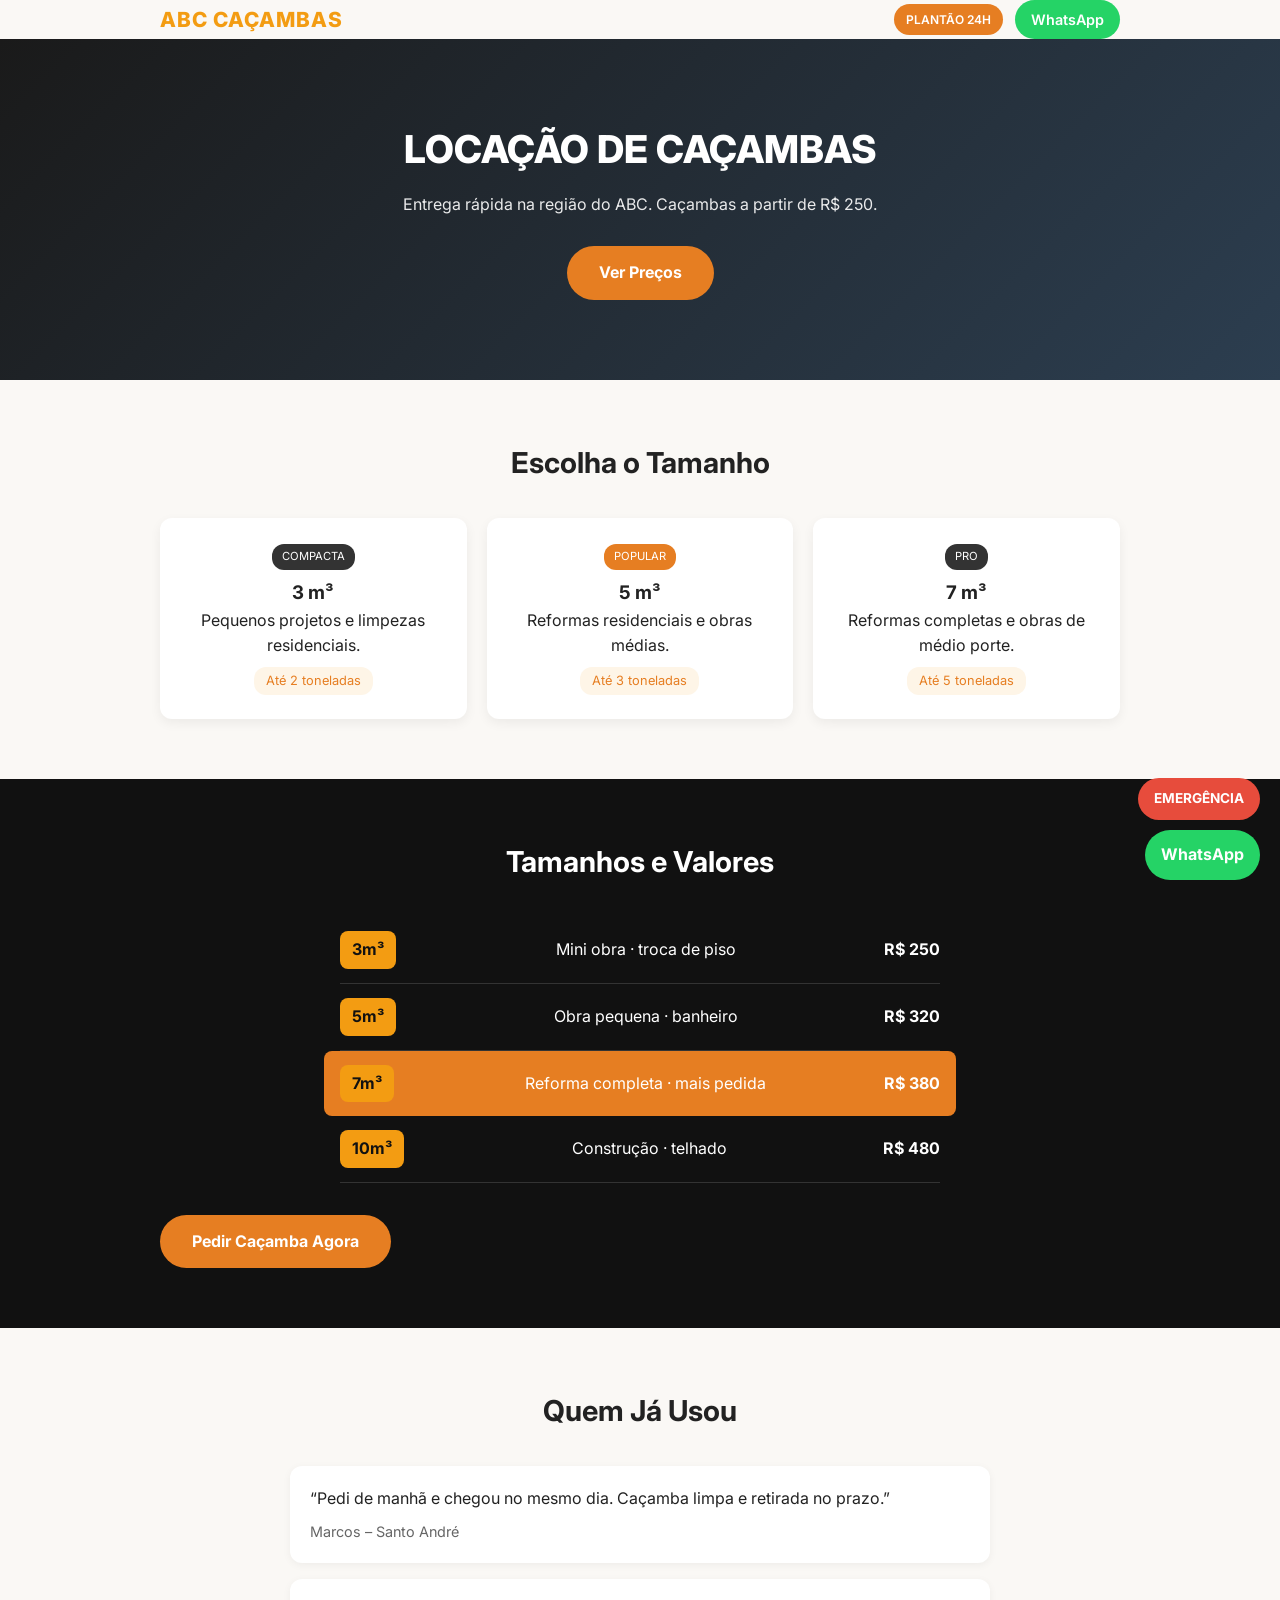
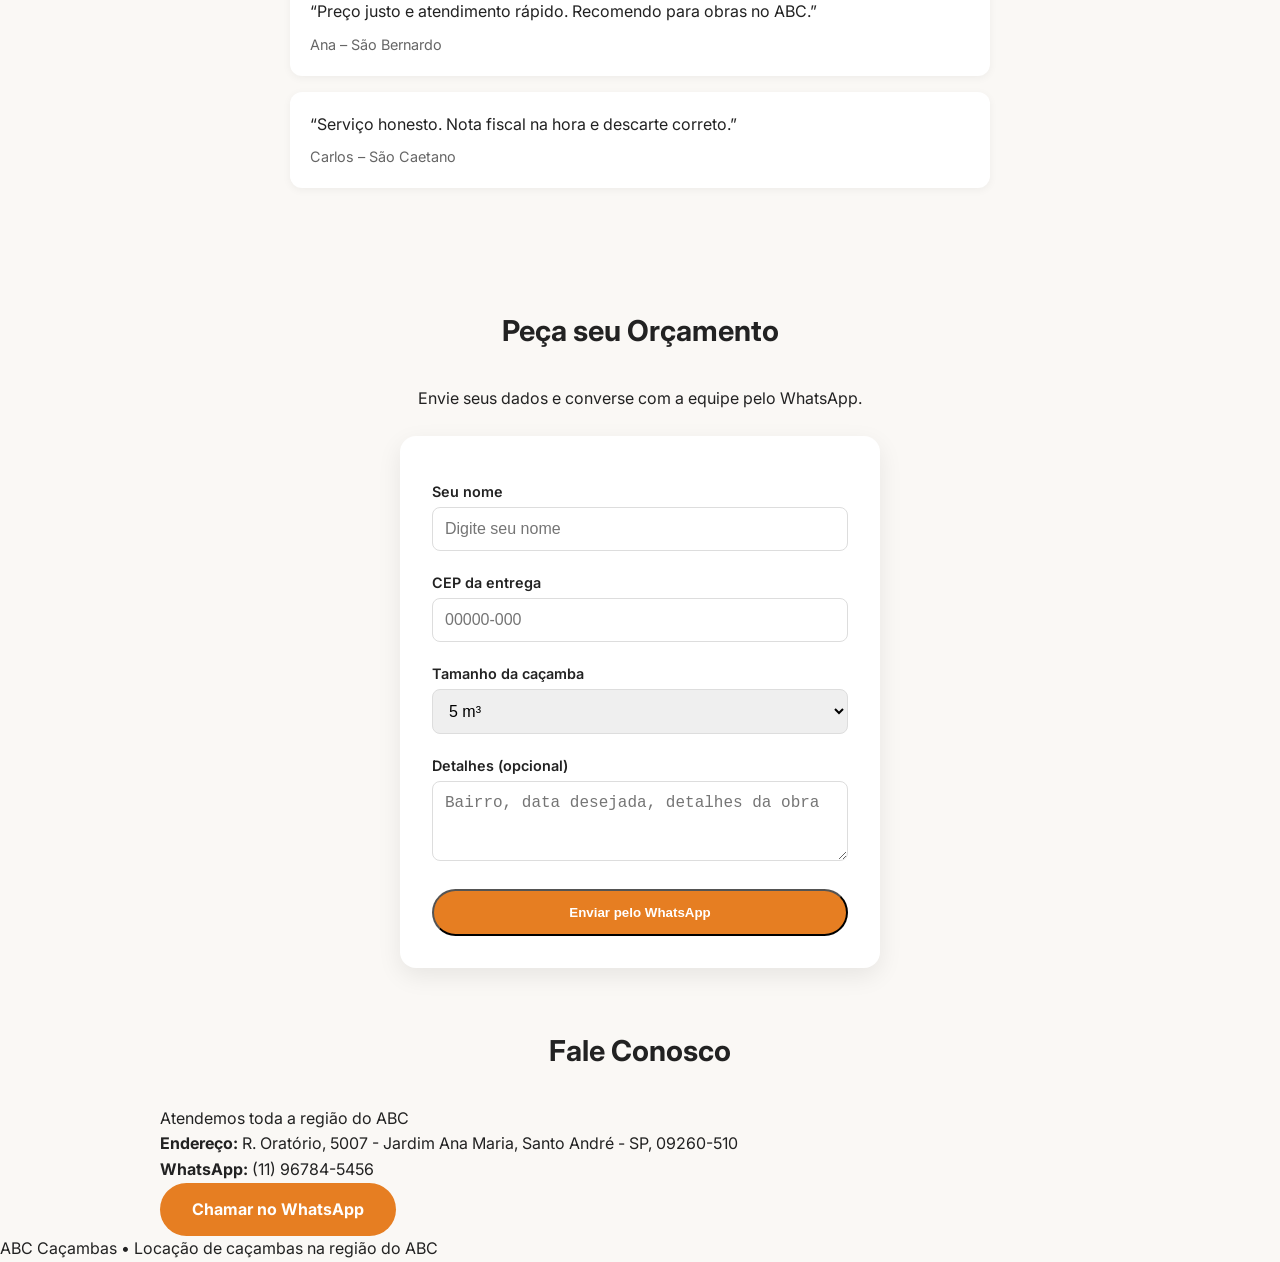
<file: index.html>
<!DOCTYPE html>
<html lang="pt-BR">
<head>
  <meta charset="UTF-8">
  <meta name="viewport" content="width=device-width, initial-scale=1.0">
  <title>ABC Caçambas | Locação de Caçambas no ABC</title>
  <link rel="stylesheet" href="/static/css/style.css">
  <link href="https://fonts.googleapis.com/css2?family=Inter:wght@400;500;600;700;800&display=swap" rel="stylesheet">
</head>
<body>
  <header class="header">
    <div class="container header-content">
      <div class="logo">ABC CAÇAMBAS</div>
      <div class="header-right">
        <span class="plantao">PLANTÃO 24H</span>
        <a href="https://wa.me/5511967845456" class="btn-whats" target="_blank">WhatsApp</a>
      </div>
    </div>
  </header>

  <section class="hero">
    <div class="container">
      <h1>LOCAÇÃO DE CAÇAMBAS</h1>
      <p>Entrega rápida na região do ABC. Caçambas a partir de R$ 250.</p>
      <a href="#precos" class="btn-orange">Ver Preços</a>
    </div>
  </section>

  <section id="tamanhos" class="section">
    <div class="container">
      <h2>Escolha o Tamanho</h2>
      <div class="cards">
        <div class="card">
          <div class="badge">COMPACTA</div>
          <h3>3 m³</h3>
          <p>Pequenos projetos e limpezas residenciais.</p>
          <span class="tag">Até 2 toneladas</span>
        </div>
        <div class="card">
          <div class="badge popular">POPULAR</div>
          <h3>5 m³</h3>
          <p>Reformas residenciais e obras médias.</p>
          <span class="tag">Até 3 toneladas</span>
        </div>
        <div class="card">
          <div class="badge">PRO</div>
          <h3>7 m³</h3>
          <p>Reformas completas e obras de médio porte.</p>
          <span class="tag">Até 5 toneladas</span>
        </div>
      </div>
    </div>
  </section>

  <section id="precos" class="section dark">
    <div class="container">
      <h2>Tamanhos e Valores</h2>
      <div class="price-list">
        <div class="price-item"><span class="size">3m³</span> Mini obra · troca de piso <strong>R$ 250</strong></div>
        <div class="price-item"><span class="size">5m³</span> Obra pequena · banheiro <strong>R$ 320</strong></div>
        <div class="price-item highlight"><span class="size">7m³</span> Reforma completa · mais pedida <strong>R$ 380</strong></div>
        <div class="price-item"><span class="size">10m³</span> Construção · telhado <strong>R$ 480</strong></div>
      </div>
      <a href="https://wa.me/5511967845456" class="btn-orange" target="_blank">Pedir Caçamba Agora</a>
    </div>
  </section>

  <section id="depoimentos" class="section">
    <div class="container">
      <h2>Quem Já Usou</h2>
      <div class="reviews">
        <div class="review">
          <p>“Pedi de manhã e chegou no mesmo dia. Caçamba limpa e retirada no prazo.”</p>
          <span>Marcos – Santo André</span>
        </div>
        <div class="review">
          <p>“Preço justo e atendimento rápido. Recomendo para obras no ABC.”</p>
          <span>Ana – São Bernardo</span>
        </div>
        <div class="review">
          <p>“Serviço honesto. Nota fiscal na hora e descarte correto.”</p>
          <span>Carlos – São Caetano</span>
        </div>
      </div>
    </div>
  </section>

  <section id="orcamento" class="section">
    <div class="container">
      <h2>Peça seu Orçamento</h2>
      <p style="text-align:center;margin-bottom:24px;">Envie seus dados e converse com a equipe pelo WhatsApp.</p>
      <form id="form-orcamento" class="form-box" onsubmit="enviarWhatsApp(event)">
        <label>Seu nome</label>
        <input type="text" id="nome" placeholder="Digite seu nome" required>
        <label>CEP da entrega</label>
        <input type="text" id="cep" placeholder="00000-000" required>
        <label>Tamanho da caçamba</label>
        <select id="tamanho" required>
          <option value="3 m³">3 m³</option>
          <option value="5 m³" selected>5 m³</option>
          <option value="7 m³">7 m³</option>
          <option value="10 m³">10 m³</option>
        </select>
        <label>Detalhes (opcional)</label>
        <textarea id="detalhes" placeholder="Bairro, data desejada, detalhes da obra"></textarea>
        <button type="submit" class="btn-orange">Enviar pelo WhatsApp</button>
      </form>
    </div>
  </section>
    <div class="container">
      <h2>Fale Conosco</h2>
      <p>Atendemos toda a região do ABC</p>
      <p><strong>Endereço:</strong> R. Oratório, 5007 - Jardim Ana Maria, Santo André - SP, 09260-510</p>
      <p><strong>WhatsApp:</strong> (11) 96784-5456</p>
      <a href="https://wa.me/5511967845456" class="btn-orange" target="_blank">Chamar no WhatsApp</a>
    </div>
  </section>

  <a href="https://wa.me/5511967845456" class="whatsapp-float" target="_blank">WhatsApp</a>
  <a href="https://wa.me/5511967845456" class="emergency" target="_blank">EMERGÊNCIA</a>

  <footer>
    <p>ABC Caçambas • Locação de caçambas na região do ABC</p>
  </footer>
</body>
</html>
</file>
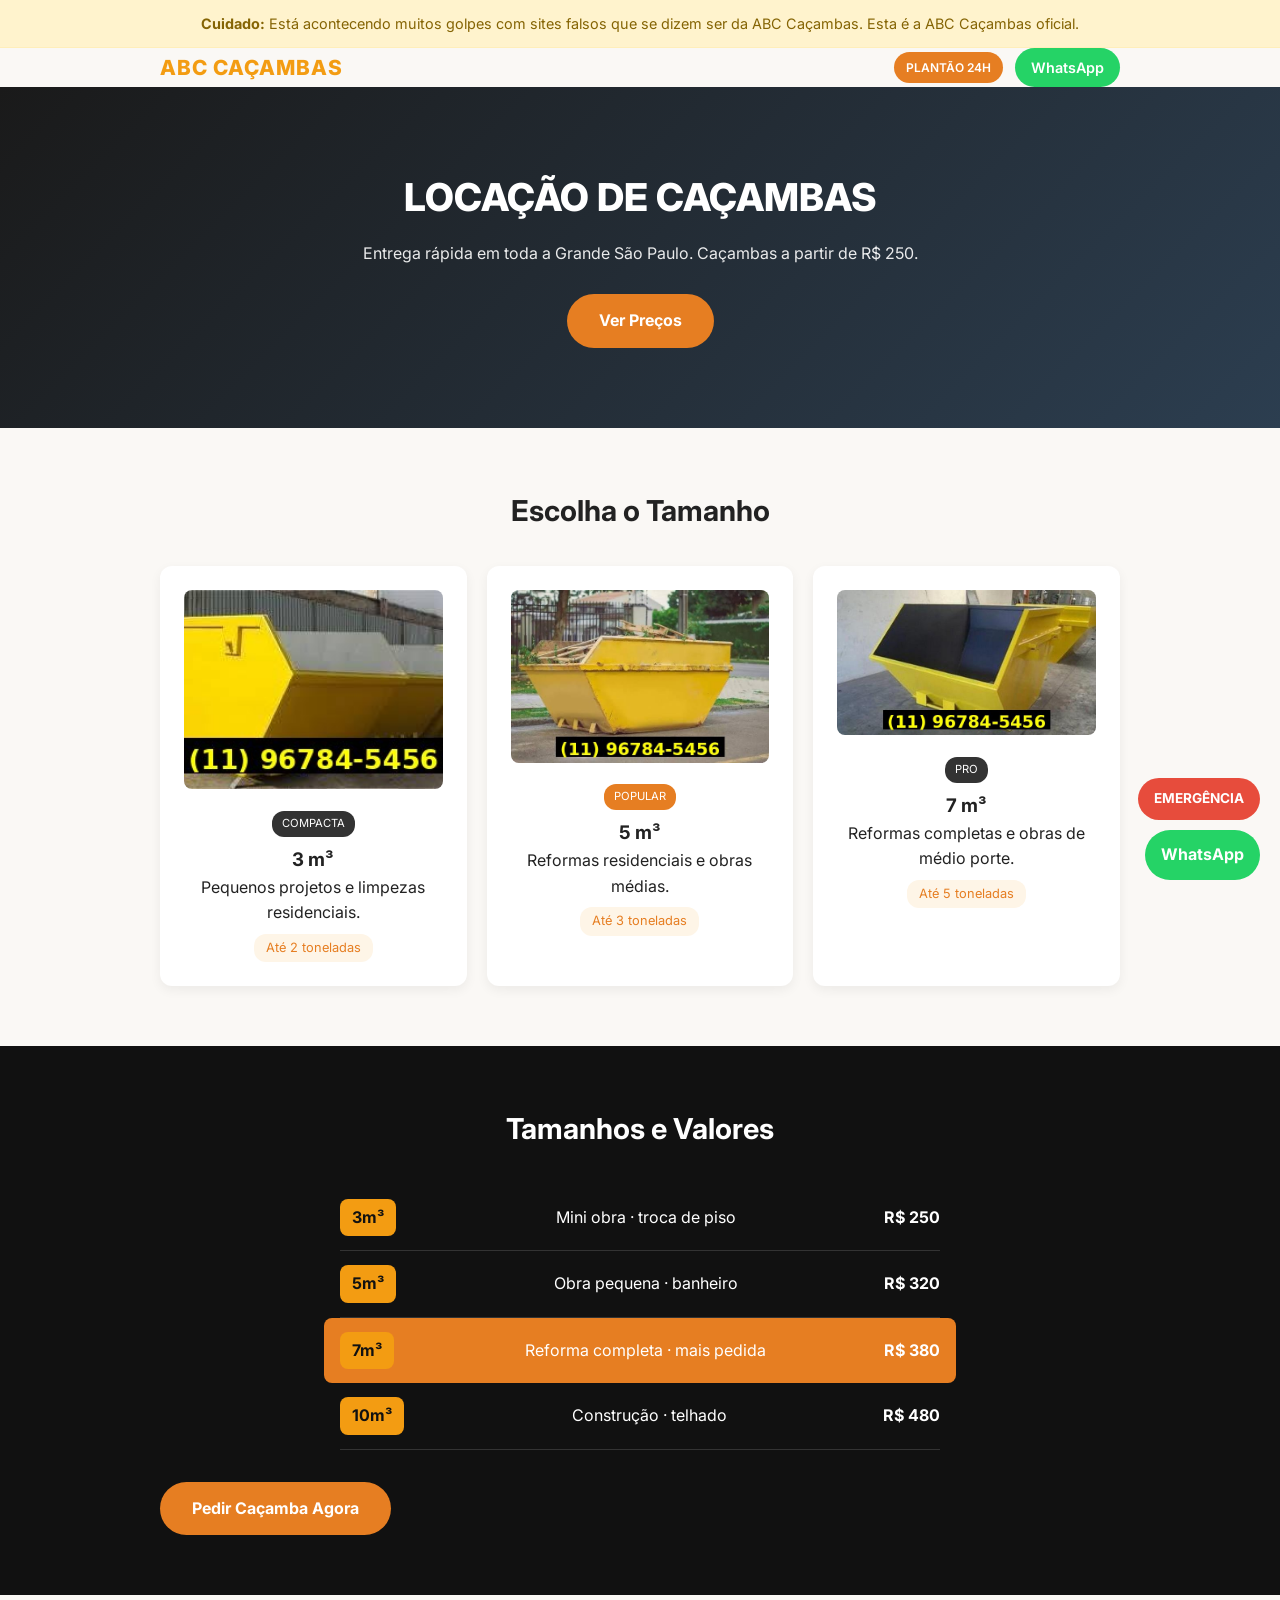
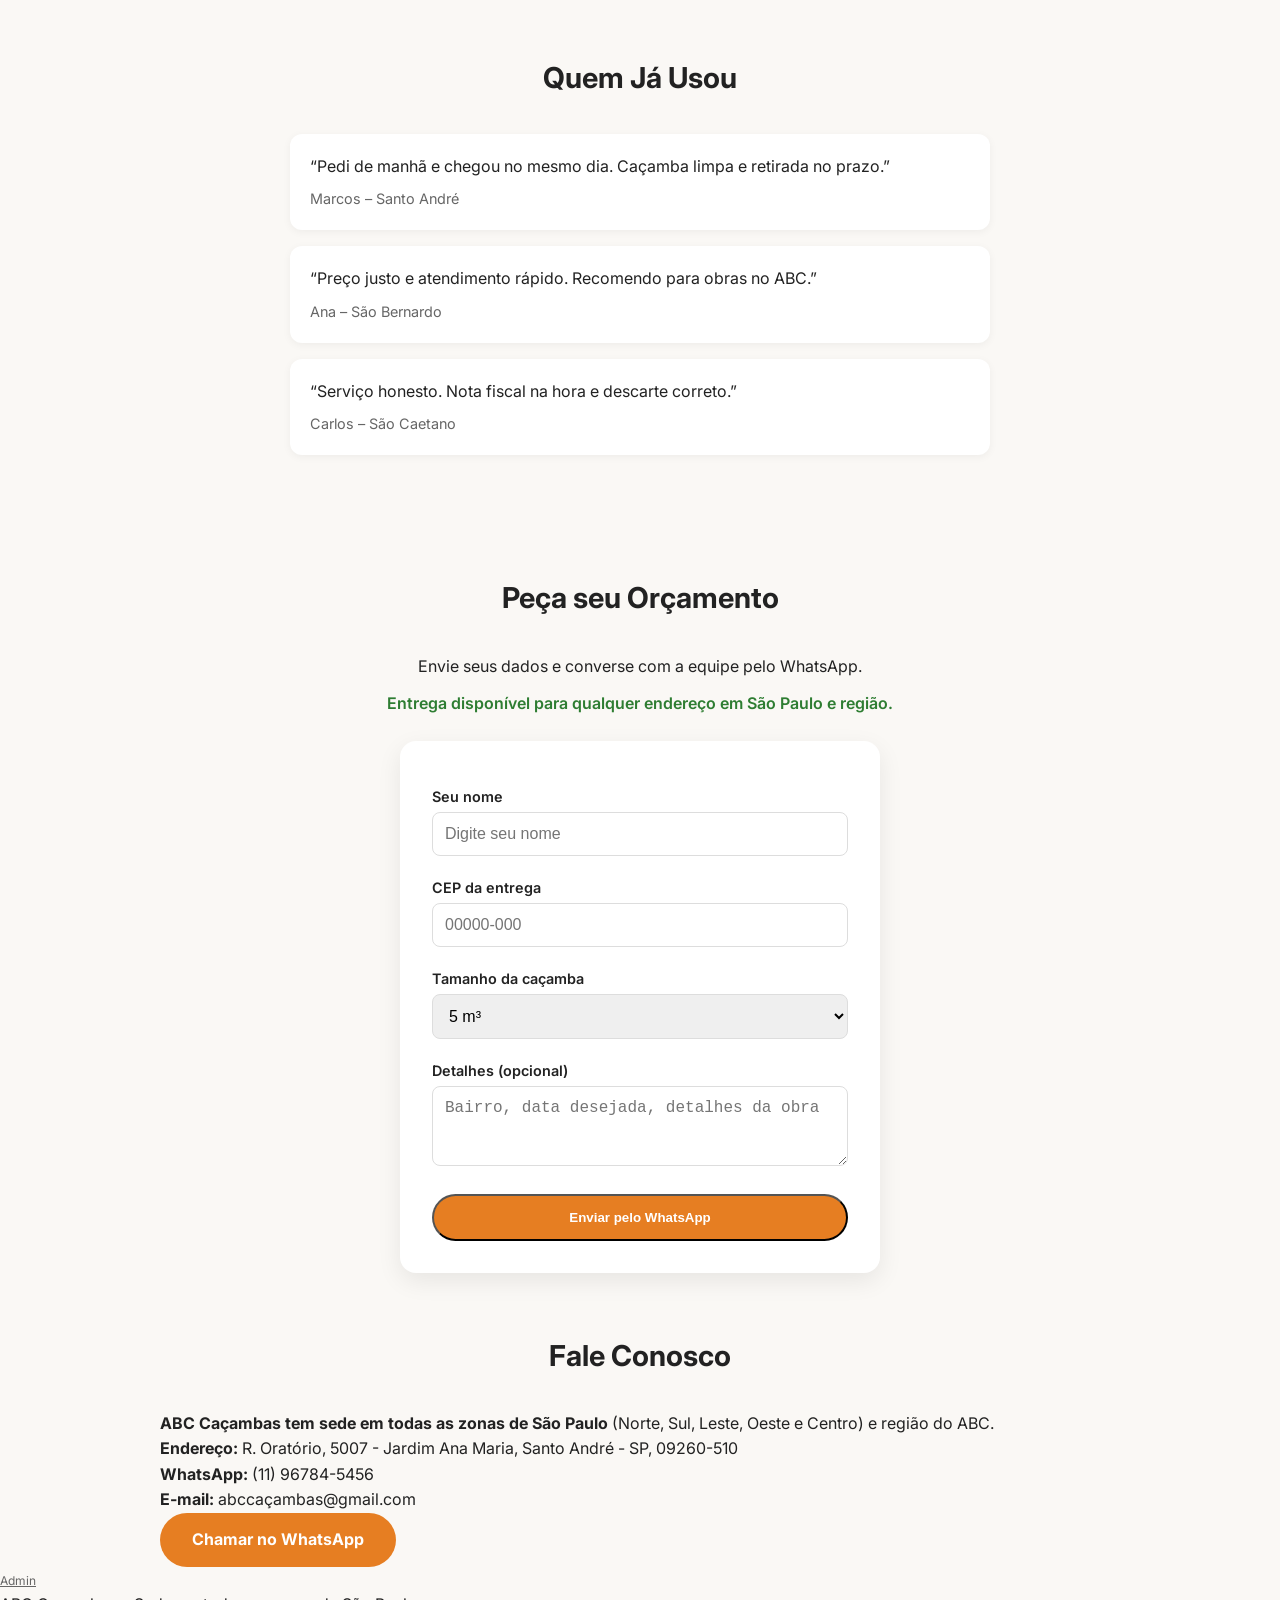
<file: templates/index.html>
<!DOCTYPE html>
<html lang="pt-BR">
<head>
  <meta charset="UTF-8">
  <meta name="viewport" content="width=device-width, initial-scale=1.0">
  <title>ABC Caçambas | Locação de Caçambas no ABC</title>
  <link rel="stylesheet" href="/static/css/style.css">
  <link href="https://fonts.googleapis.com/css2?family=Inter:wght@400;500;600;700;800&display=swap" rel="stylesheet">
</head>
<body>
  <div class="aviso-golpe">
    <strong>Cuidado:</strong> Está acontecendo muitos golpes com sites falsos que se dizem ser da ABC Caçambas.  
    Esta é a ABC Caçambas oficial.
  </div>
    <div class="container header-content">
      <div class="logo">ABC CAÇAMBAS</div>
      <div class="header-right">
        <span class="plantao">PLANTÃO 24H</span>
        <a href="https://wa.me/5511967845456" class="btn-whats" target="_blank">WhatsApp</a>
      </div>
    </div>
  </header>

  <section class="hero">
    <div class="container">
      <h1>LOCAÇÃO DE CAÇAMBAS</h1>
      <p>Entrega rápida em toda a Grande São Paulo. Caçambas a partir de R$ 250.</p>
      <a href="#precos" class="btn-orange">Ver Preços</a>
    </div>
  </section>

  <section id="tamanhos" class="section">
    <div class="container">
      <h2>Escolha o Tamanho</h2>
      <div class="cards">
        <div class="card">
          <img src="/static/images/cacamba-a.jpg" alt="Caçamba ABC" style="width:100%;border-radius:8px;margin-bottom:12px;">
          <div class="badge">COMPACTA</div>
          <h3>3 m³</h3>
          <p>Pequenos projetos e limpezas residenciais.</p>
          <span class="tag">Até 2 toneladas</span>
        </div>
        <div class="card">
          <img src="/static/images/cacamba-b.jpg" alt="Caçamba ABC" style="width:100%;border-radius:8px;margin-bottom:12px;">
          <div class="badge popular">POPULAR</div>
          <h3>5 m³</h3>
          <p>Reformas residenciais e obras médias.</p>
          <span class="tag">Até 3 toneladas</span>
        </div>
        <div class="card">
          <img src="/static/images/cacamba-c.jpg" alt="Caçamba ABC" style="width:100%;border-radius:8px;margin-bottom:12px;">
          <div class="badge">PRO</div>
          <h3>7 m³</h3>
          <p>Reformas completas e obras de médio porte.</p>
          <span class="tag">Até 5 toneladas</span>
        </div>
      </div>
    </div>
  </section>

  <section id="precos" class="section dark">
    <div class="container">
      <h2>Tamanhos e Valores</h2>
      <div class="price-list">
        <div class="price-item"><span class="size">3m³</span> Mini obra · troca de piso <strong>R$ 250</strong></div>
        <div class="price-item"><span class="size">5m³</span> Obra pequena · banheiro <strong>R$ 320</strong></div>
        <div class="price-item highlight"><span class="size">7m³</span> Reforma completa · mais pedida <strong>R$ 380</strong></div>
        <div class="price-item"><span class="size">10m³</span> Construção · telhado <strong>R$ 480</strong></div>
      </div>
      <a href="https://wa.me/5511967845456" class="btn-orange" target="_blank">Pedir Caçamba Agora</a>
    </div>
  </section>

  <section id="depoimentos" class="section">
    <div class="container">
      <h2>Quem Já Usou</h2>
      <div class="reviews">
        <div class="review">
          <p>“Pedi de manhã e chegou no mesmo dia. Caçamba limpa e retirada no prazo.”</p>
          <span>Marcos – Santo André</span>
        </div>
        <div class="review">
          <p>“Preço justo e atendimento rápido. Recomendo para obras no ABC.”</p>
          <span>Ana – São Bernardo</span>
        </div>
        <div class="review">
          <p>“Serviço honesto. Nota fiscal na hora e descarte correto.”</p>
          <span>Carlos – São Caetano</span>
        </div>
      </div>
    </div>
  </section>

  <section id="orcamento" class="section">
    <div class="container">
      <h2>Peça seu Orçamento</h2>
      <p style="text-align:center;margin-bottom:12px;">Envie seus dados e converse com a equipe pelo WhatsApp.</p>
      <p style="text-align:center;margin-bottom:24px;color:#2e7d32;font-weight:600;">Entrega disponível para qualquer endereço em São Paulo e região.</p>
      <form id="form-orcamento" class="form-box" onsubmit="enviarWhatsApp(event)">
        <label>Seu nome</label>
        <input type="text" id="nome" placeholder="Digite seu nome" required>
        <label>CEP da entrega</label>
        <input type="text" id="cep" placeholder="00000-000" required>
        <label>Tamanho da caçamba</label>
        <select id="tamanho" required>
          <option value="3 m³">3 m³</option>
          <option value="5 m³" selected>5 m³</option>
          <option value="7 m³">7 m³</option>
          <option value="10 m³">10 m³</option>
        </select>
        <label>Detalhes (opcional)</label>
        <textarea id="detalhes" placeholder="Bairro, data desejada, detalhes da obra"></textarea>
        <button type="submit" class="btn-orange">Enviar pelo WhatsApp</button>
      </form>
    </div>
  </section>
    <div class="container">
      <h2>Fale Conosco</h2>
      <p><strong>ABC Caçambas tem sede em todas as zonas de São Paulo</strong> (Norte, Sul, Leste, Oeste e Centro) e região do ABC.</p>
      <p><strong>Endereço:</strong> R. Oratório, 5007 - Jardim Ana Maria, Santo André - SP, 09260-510</p>
      <p><strong>WhatsApp:</strong> (11) 96784-5456</p>
      <p><strong>E-mail:</strong> abccaçambas@gmail.com</p>
      <a href="https://wa.me/5511967845456" class="btn-orange" target="_blank">Chamar no WhatsApp</a>
    </div>
  </section>

  <a href="https://wa.me/5511967845456" class="whatsapp-float" target="_blank">WhatsApp</a>
  <a href="https://wa.me/5511967845456" class="emergency" target="_blank">EMERGÊNCIA</a>

  <footer>
    <p><a href="/admin" style="color:#666;font-size:0.75rem;">Admin</a></p>
    <p>ABC Caçambas • Sede em todas as zonas de São Paulo</p>
  </footer>
  <script>
    async function enviarWhatsApp(e) {
      e.preventDefault();
      const nome = document.getElementById('nome').value;
      const cep = document.getElementById('cep').value;
      const tamanho = document.getElementById('tamanho').value;
      const detalhes = document.getElementById('detalhes').value;

      try {
        await fetch('/api/pedido', {
          method: 'POST',
          headers: {'Content-Type': 'application/json'},
          body: JSON.stringify({nome, cep, tamanho, detalhes})
        });
      } catch(err) {}

      const msg = `Olá! Quero um orçamento de caçamba.%0A%0ANome: ${nome}%0ACEP: ${cep}%0ATamanho: ${tamanho}%0ADetalhes: ${detalhes}`;
      window.open(`https://wa.me/5511967845456?text=${msg}`, '_blank');
    }
  </script>
</body>
</html>
</file>
<file: static/css/style.css>
* { margin: 0; padding: 0; box-sizing: border-box; }
body { font-family: 'Inter', sans-serif; color: #222; line-height: 1.6; background: #faf8f5; }
.container { max-width: 1000px; margin: 0 auto; padding: 0 20px; }

.aviso-golpe {
  background: #fff3cd;
  color: #856404;
  text-align: center;
  padding: 12px 16px;
  font-size: 0.9rem;
  border-bottom: 1px solid #ffeeba;
}
.header-content { display: flex; justify-content: space-between; align-items: center; }
.logo { font-weight: 800; font-size: 1.3rem; color: #f39c12; letter-spacing: 1px; }
.header-right { display: flex; align-items: center; gap: 12px; }
.plantao { background: #e67e22; color: white; padding: 6px 12px; border-radius: 20px; font-size: 0.75rem; font-weight: 600; }
.btn-whats { background: #25d366; color: white; padding: 8px 16px; border-radius: 20px; text-decoration: none; font-weight: 600; font-size: 0.9rem; }

.hero { background: linear-gradient(135deg, #1a1a1a 0%, #2c3e50 100%); color: white; padding: 80px 0; text-align: center; }
.hero h1 { font-size: 2.4rem; font-weight: 800; margin-bottom: 12px; }
.hero p { margin-bottom: 28px; opacity: 0.9; }
.btn-orange { display: inline-block; background: #e67e22; color: white; padding: 14px 32px; border-radius: 50px; text-decoration: none; font-weight: 700; }
.btn-orange:hover { background: #d35400; }

.section { padding: 60px 0; }
.dark { background: #111; color: white; }
h2 { font-size: 1.8rem; text-align: center; margin-bottom: 32px; }

.cards { display: grid; grid-template-columns: repeat(auto-fit, minmax(260px, 1fr)); gap: 20px; }
.card { background: white; padding: 24px; border-radius: 12px; text-align: center; box-shadow: 0 4px 12px rgba(0,0,0,0.06); }
.badge { display: inline-block; background: #333; color: white; padding: 4px 10px; border-radius: 12px; font-size: 0.7rem; margin-bottom: 8px; }
.badge.popular { background: #e67e22; }
.tag { display: inline-block; background: #fef5e7; color: #e67e22; padding: 4px 12px; border-radius: 12px; font-size: 0.8rem; margin-top: 8px; }

.price-list { max-width: 600px; margin: 0 auto 32px; }
.price-item { display: flex; justify-content: space-between; align-items: center; padding: 14px 0; border-bottom: 1px solid #333; }
.price-item.highlight { background: #e67e22; margin: 0 -16px; padding: 14px 16px; border-radius: 8px; border: none; }
.size { background: #f39c12; color: #111; padding: 6px 12px; border-radius: 8px; font-weight: 700; margin-right: 12px; }

.reviews { display: grid; gap: 16px; max-width: 700px; margin: 0 auto; }
.review { background: white; padding: 20px; border-radius: 12px; box-shadow: 0 2px 8px rgba(0,0,0,0.05); }
.review span { display: block; margin-top: 8px; color: #666; font-size: 0.9rem; }

.whatsapp-float { position: fixed; bottom: 20px; right: 20px; background: #25d366; color: white; padding: 12px 16px; border-radius: 50px; text-decoration: none; font-weight: 700; z-index: 1000; }
.emergency { position: fixed; bottom: 80px; right: 20px; background: #e74c3c; color: white; padding: 10px 16px; border-radius: 50px; text-decoration: none; font-weight: 700; font-size: 0.85rem; z-index: 1000; }

.form-box { max-width: 480px; margin: 0 auto; background: white; padding: 32px; border-radius: 16px; box-shadow: 0 8px 24px rgba(0,0,0,0.08); }
.form-box label { display: block; margin: 12px 0 4px; font-weight: 600; font-size: 0.9rem; }
.form-box input, .form-box select, .form-box textarea { width: 100%; padding: 12px; border: 1px solid #ddd; border-radius: 8px; font-size: 1rem; margin-bottom: 8px; }
.form-box textarea { height: 80px; resize: vertical; }
.form-box button { width: 100%; margin-top: 12px; }

@media (max-width: 768px) {
  .hero h1 { font-size: 1.8rem; }
  .header-right { gap: 8px; }
  .plantao { display: none; }
}
</file>
